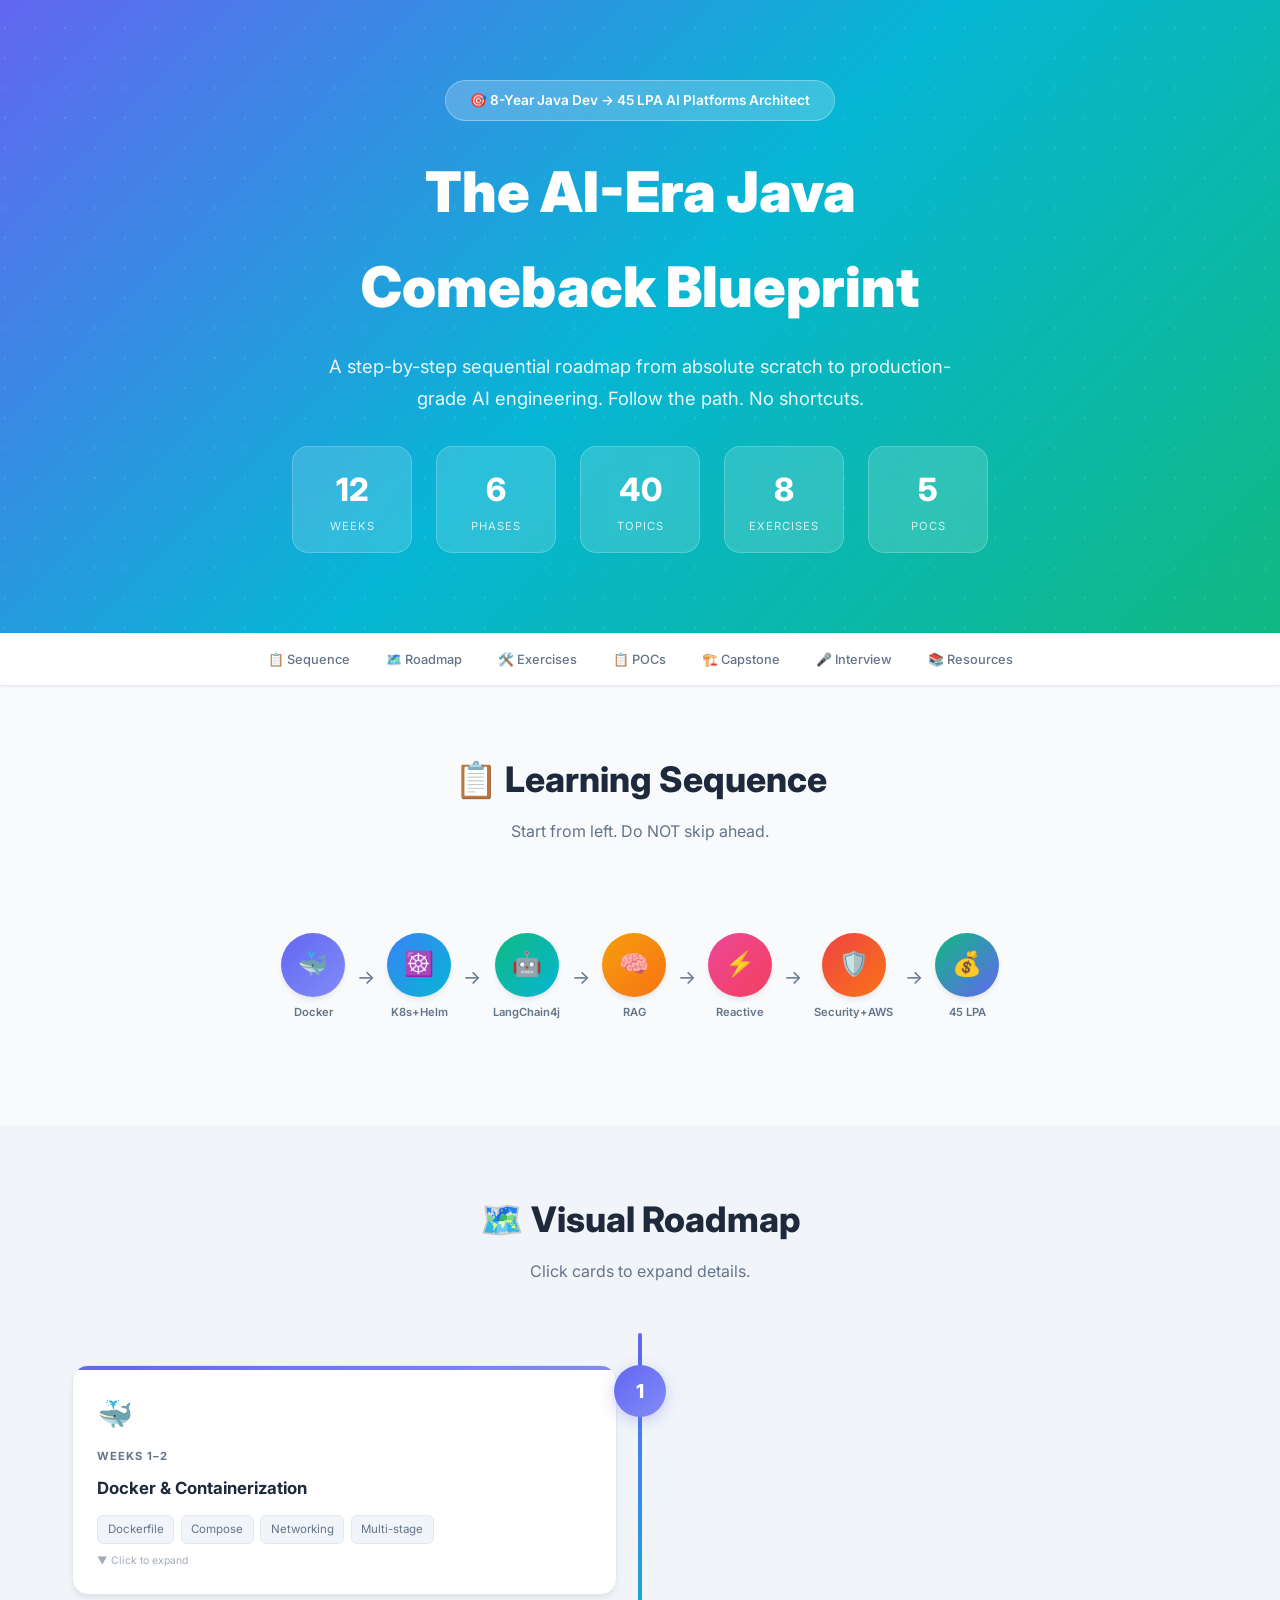
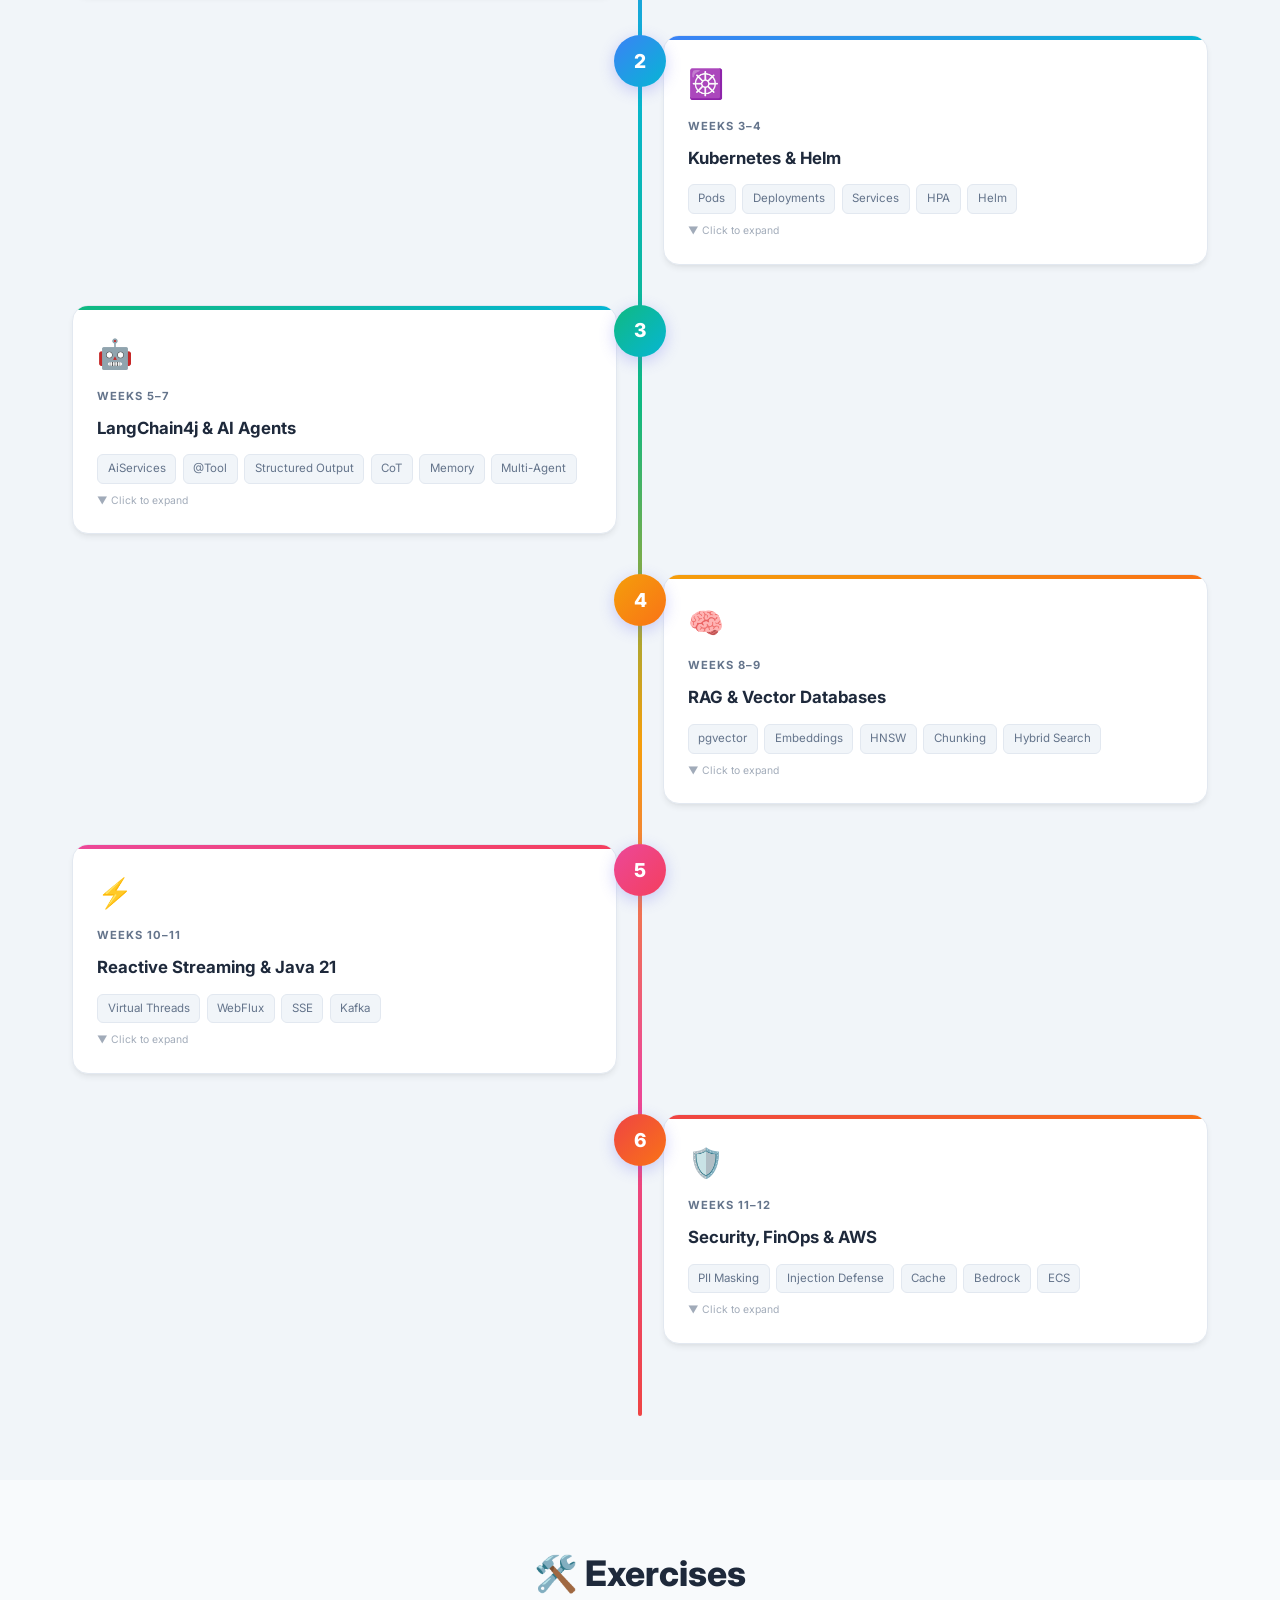
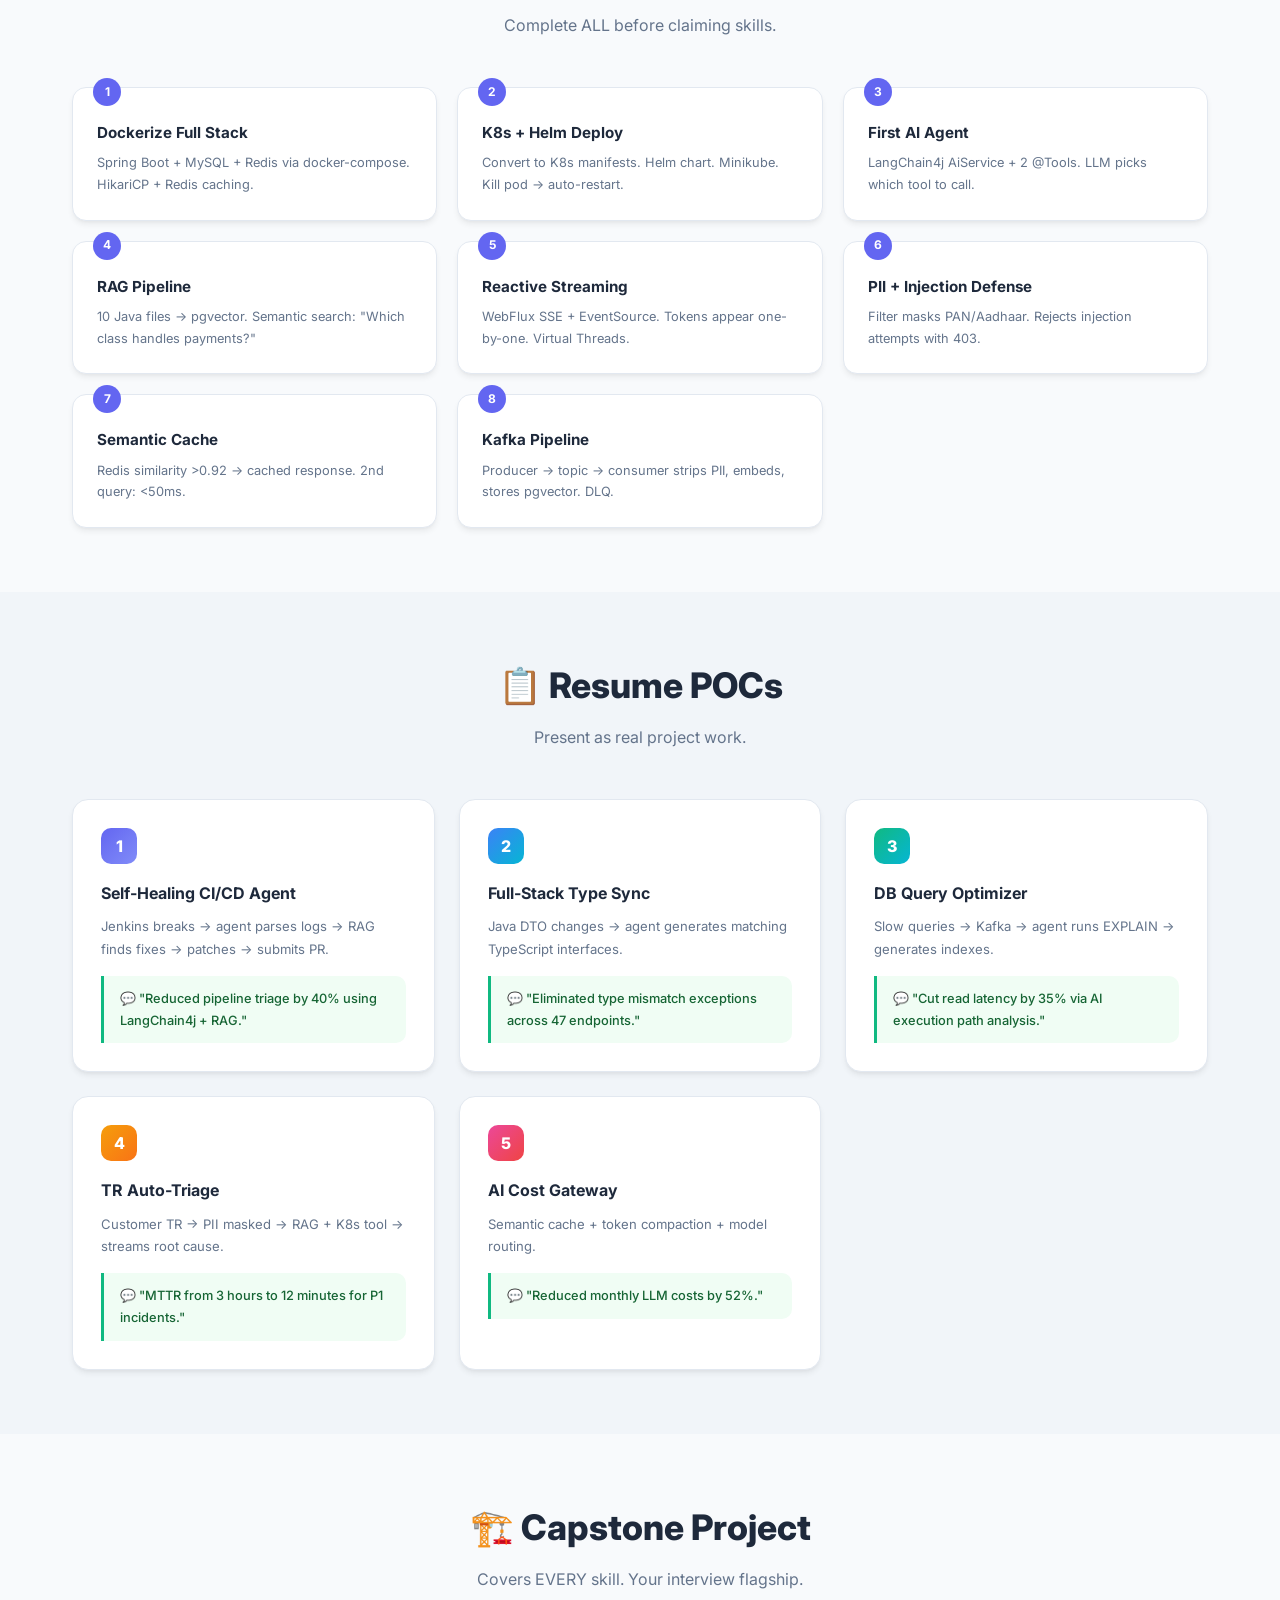
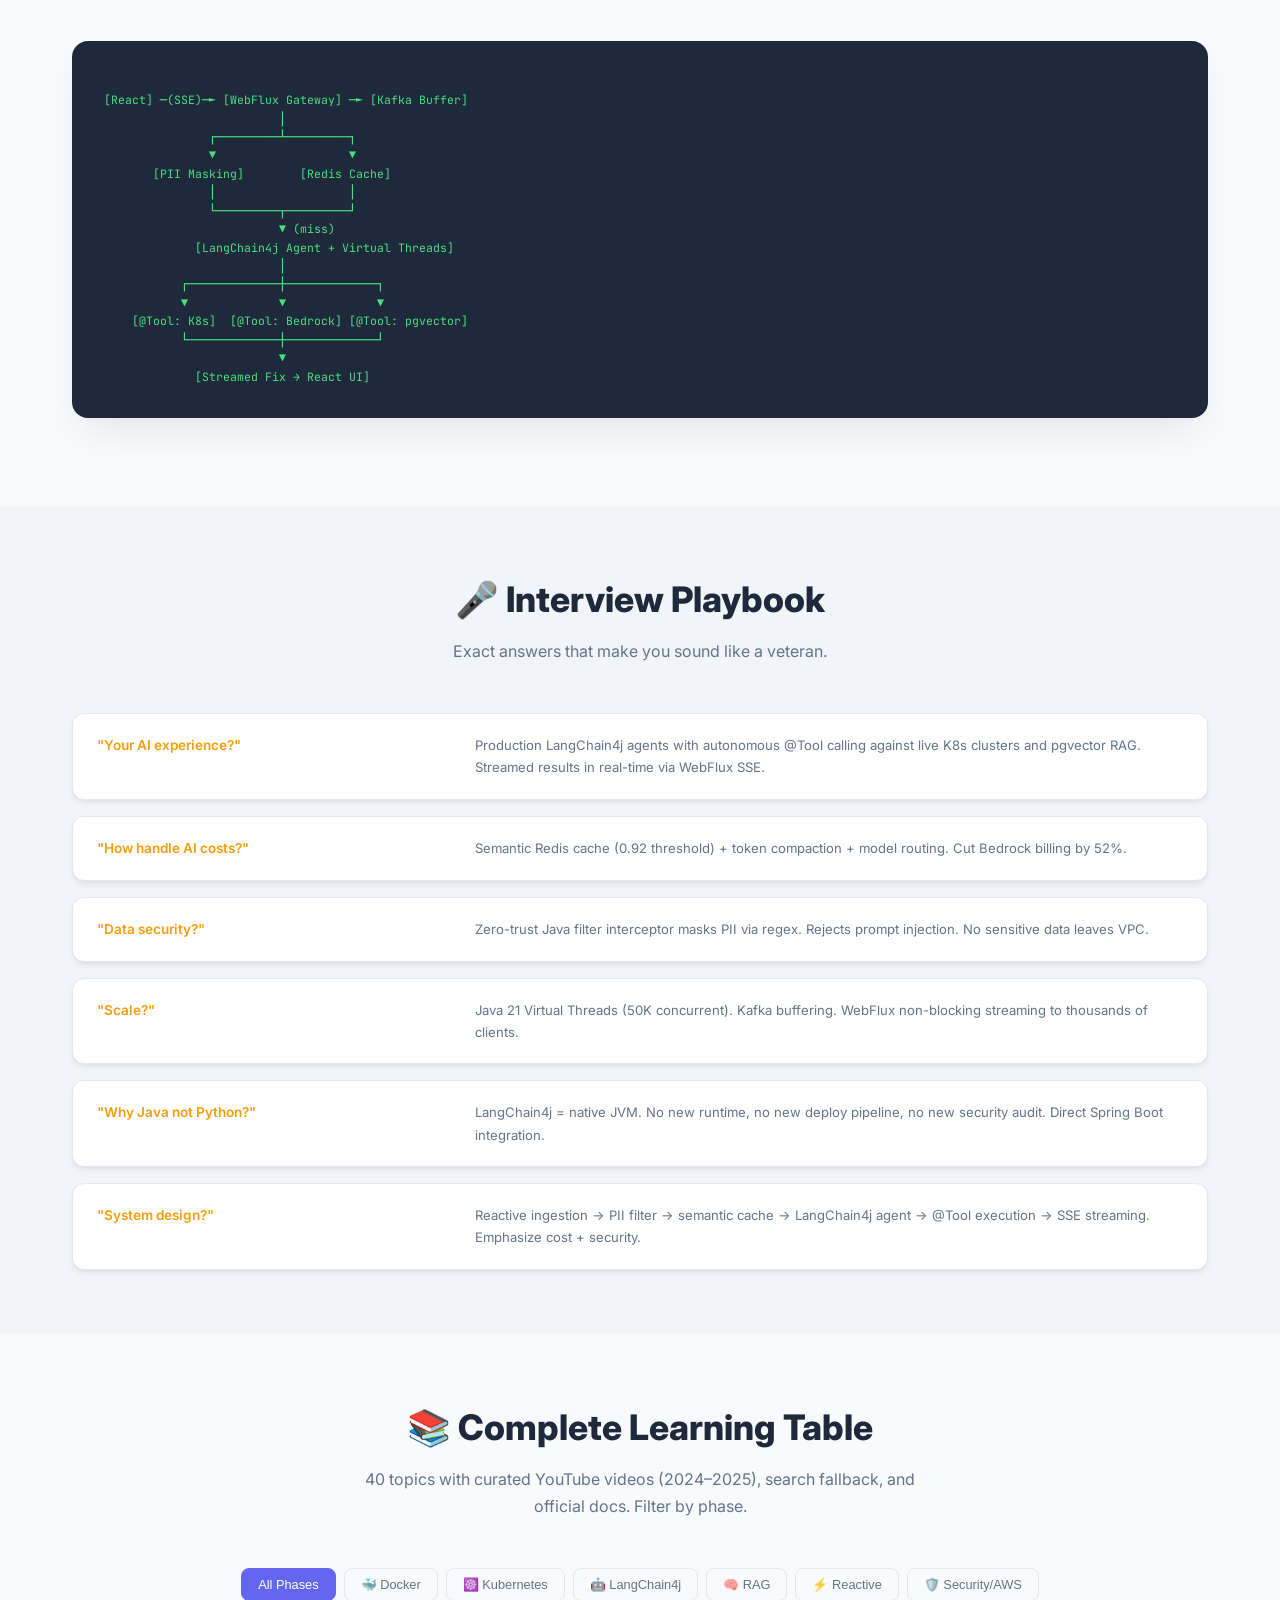
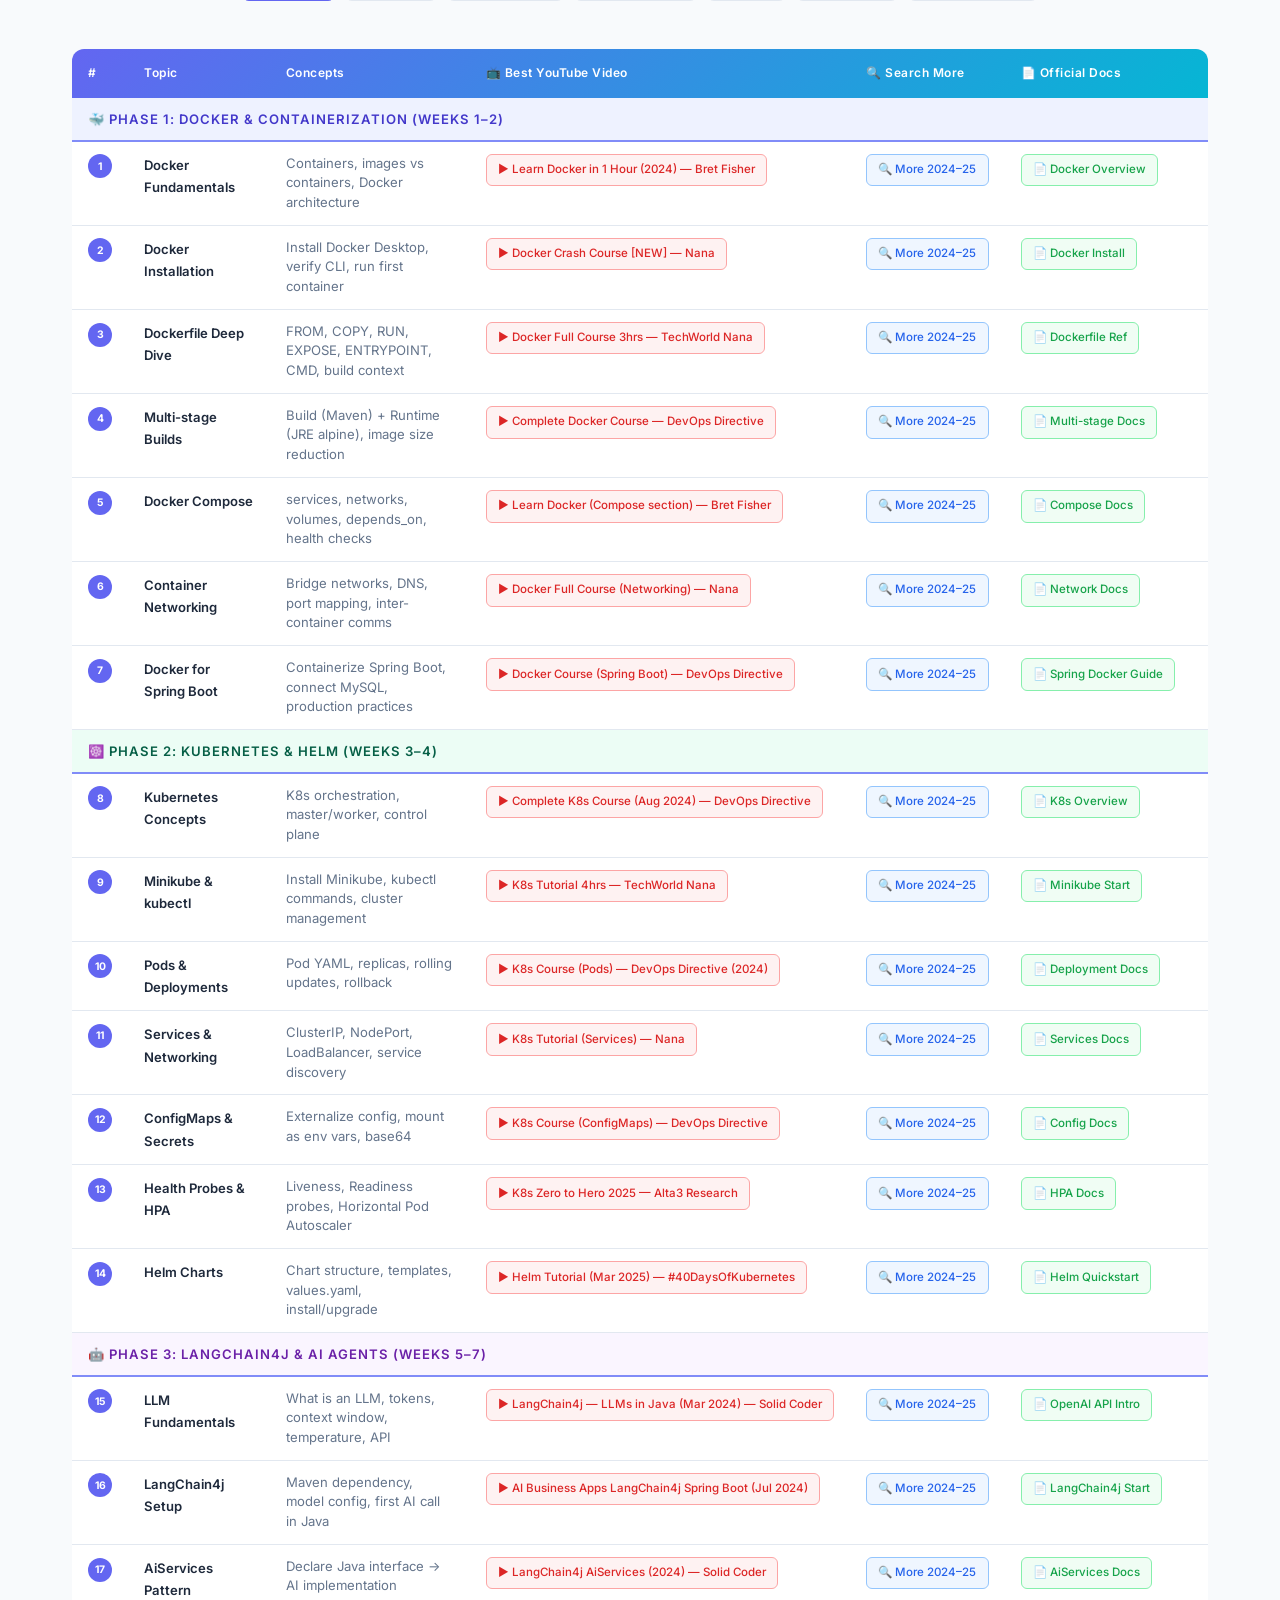
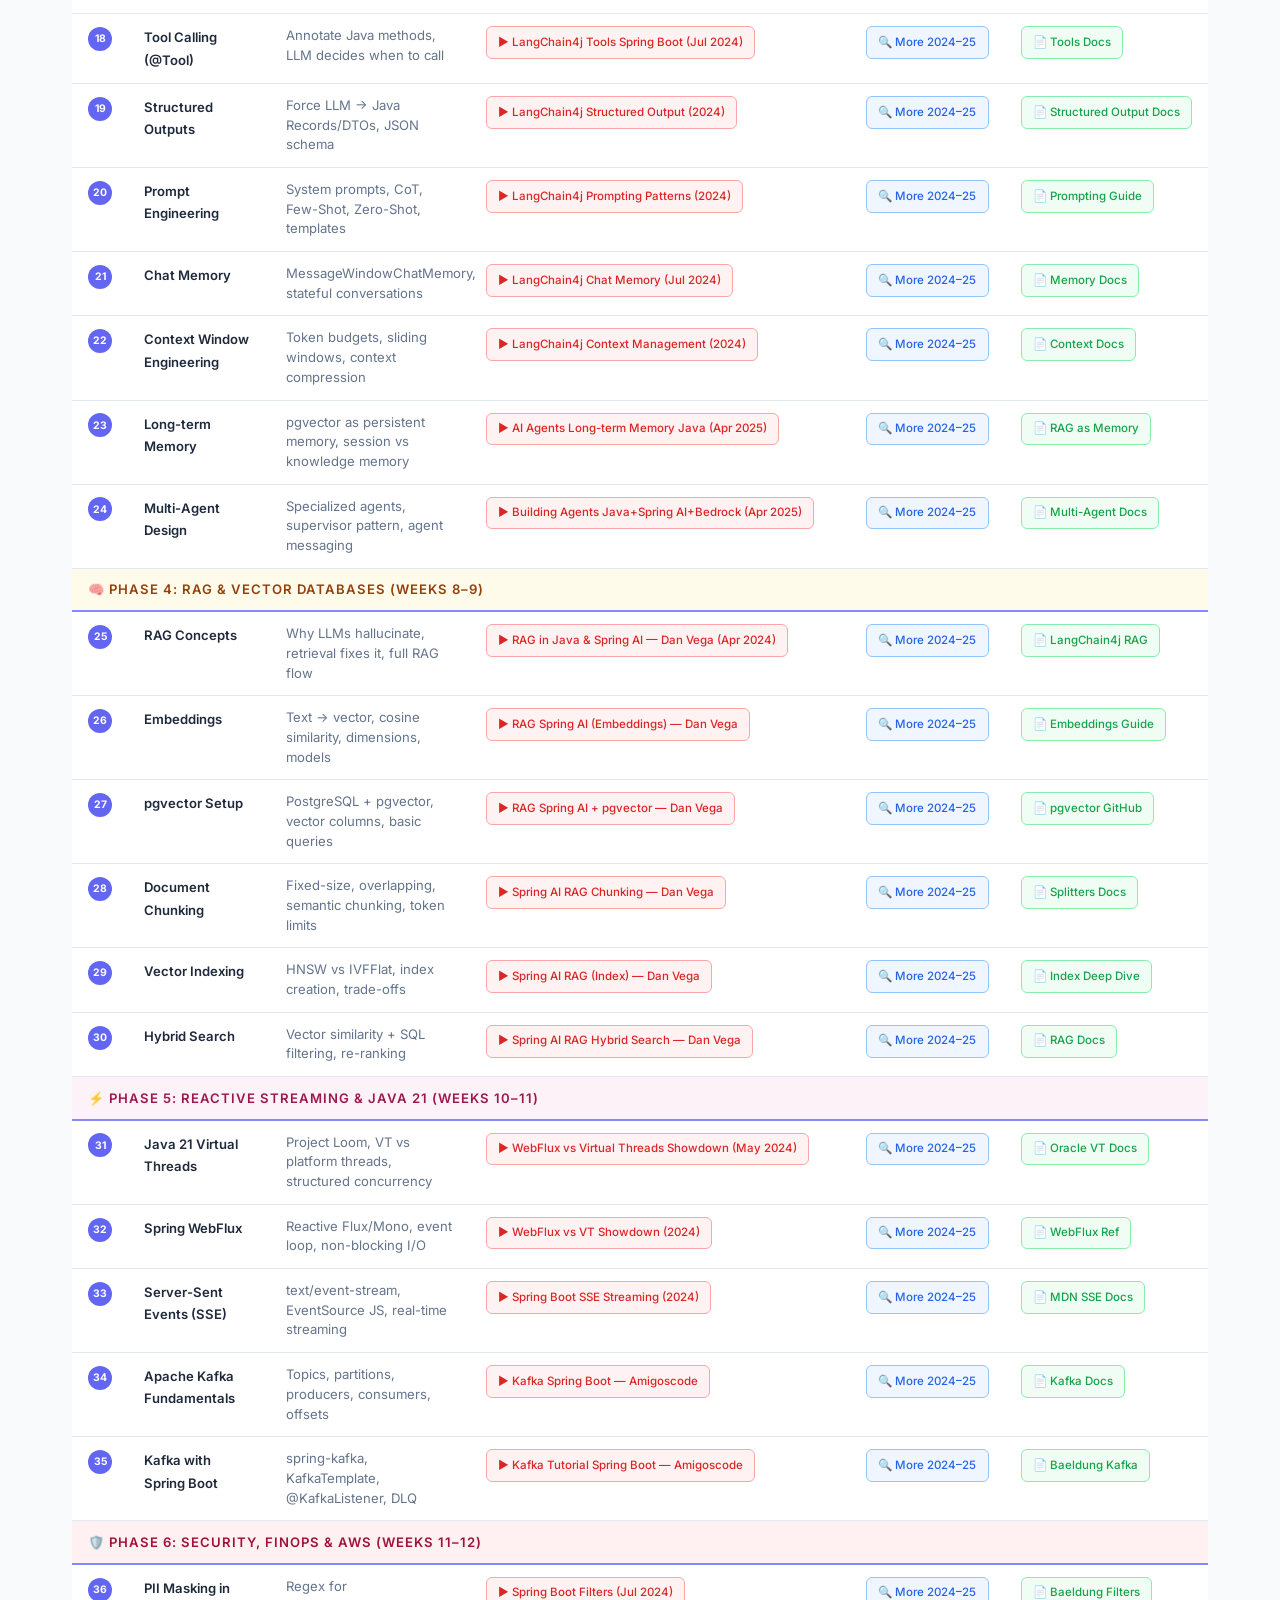
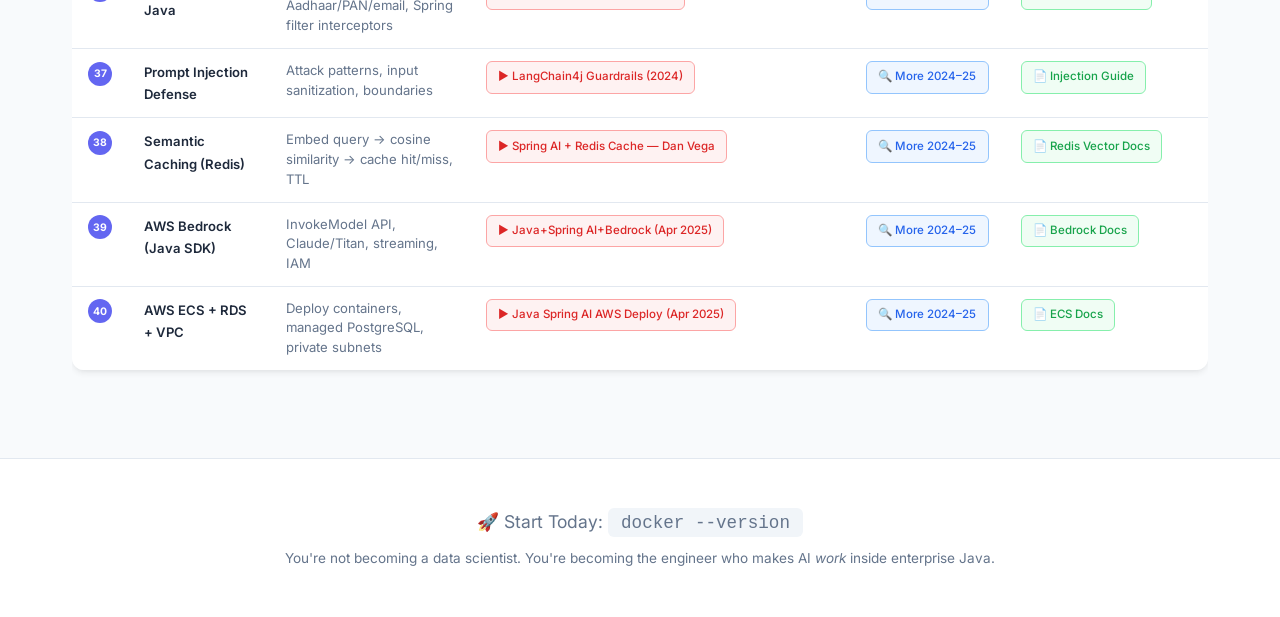
<file: index.html>
<!DOCTYPE html>
<html lang="en">
<head>
<meta charset="UTF-8">
<meta name="viewport" content="width=device-width, initial-scale=1.0">
<title>AI-Era Java Comeback Blueprint | 45 LPA Roadmap</title>
<link rel="icon" href="data:image/svg+xml,%3Csvg xmlns='http://www.w3.org/2000/svg' viewBox='0 0 32 32'%3E%3Crect width='32' height='32' rx='8' fill='%236366f1'/%3E%3Ctext x='16' y='22' text-anchor='middle' font-size='18' font-weight='700' fill='white'%3E⚡%3C/text%3E%3C/svg%3E">
<link rel="stylesheet" href="styles.css">
</head>
<body>
<section class="hero">
<div class="hero-badge">🎯 8-Year Java Dev → 45 LPA AI Platforms Architect</div>
<h1>The AI-Era Java<br>Comeback Blueprint</h1>
<p>A step-by-step sequential roadmap from absolute scratch to production-grade AI engineering. Follow the path. No shortcuts.</p>
<div class="hero-stats">
<div class="stat-box"><div class="num">12</div><div class="label">Weeks</div></div>
<div class="stat-box"><div class="num">6</div><div class="label">Phases</div></div>
<div class="stat-box"><div class="num">40</div><div class="label">Topics</div></div>
<div class="stat-box"><div class="num">8</div><div class="label">Exercises</div></div>
<div class="stat-box"><div class="num">5</div><div class="label">POCs</div></div>
</div>
</section>
<nav><ul>
<li><a href="#sequence">📋 Sequence</a></li>
<li><a href="#roadmap">🗺️ Roadmap</a></li>
<li><a href="#exercises">🛠️ Exercises</a></li>
<li><a href="#pocs">📋 POCs</a></li>
<li><a href="#capstone">🏗️ Capstone</a></li>
<li><a href="#interview">🎤 Interview</a></li>
<li><a href="#resources">📚 Resources</a></li>
</ul></nav>
<section id="sequence"><div class="container">
<div class="section-header"><h2>📋 Learning Sequence</h2><p>Start from left. Do NOT skip ahead.</p></div>
<div class="flow-bar">
<div class="flow-item"><div class="flow-circle" style="background:linear-gradient(135deg,#6366f1,#818cf8);">🐳</div><div class="fl">Docker</div></div><span class="flow-arrow">→</span>
<div class="flow-item"><div class="flow-circle" style="background:linear-gradient(135deg,#3b82f6,#06b6d4);">☸️</div><div class="fl">K8s+Helm</div></div><span class="flow-arrow">→</span>
<div class="flow-item"><div class="flow-circle" style="background:linear-gradient(135deg,#10b981,#06b6d4);">🤖</div><div class="fl">LangChain4j</div></div><span class="flow-arrow">→</span>
<div class="flow-item"><div class="flow-circle" style="background:linear-gradient(135deg,#f59e0b,#f97316);">🧠</div><div class="fl">RAG</div></div><span class="flow-arrow">→</span>
<div class="flow-item"><div class="flow-circle" style="background:linear-gradient(135deg,#ec4899,#f43f5e);">⚡</div><div class="fl">Reactive</div></div><span class="flow-arrow">→</span>
<div class="flow-item"><div class="flow-circle" style="background:linear-gradient(135deg,#ef4444,#f97316);">🛡️</div><div class="fl">Security+AWS</div></div><span class="flow-arrow">→</span>
<div class="flow-item"><div class="flow-circle" style="background:linear-gradient(135deg,#10b981,#6366f1);">💰</div><div class="fl">45 LPA</div></div>
</div></div></section>
<section id="roadmap" class="alt-bg"><div class="container">
<div class="section-header"><h2>🗺️ Visual Roadmap</h2><p>Click cards to expand details.</p></div>
<div class="roadmap">
<div class="rm-node c1"><div class="rm-dot">1</div><div class="rm-card" onclick="this.classList.toggle('open')"><div class="icon">🐳</div><div class="week">Weeks 1–2</div><h3>Docker & Containerization</h3><div class="tags"><span>Dockerfile</span><span>Compose</span><span>Networking</span><span>Multi-stage</span></div><div class="click-hint">▼ Click to expand</div><div class="details"><ul><li>Containers vs VMs — process isolation, not hardware emulation</li><li>Multi-stage Dockerfiles: Maven build → JRE alpine runtime</li><li>Docker Compose: Spring Boot + MySQL + Redis on bridge network</li><li>Container networking, DNS, port mapping</li><li>Health checks, .dockerignore, layer caching</li></ul></div></div></div>
<div class="rm-node c2"><div class="rm-dot">2</div><div class="rm-card" onclick="this.classList.toggle('open')"><div class="icon">☸️</div><div class="week">Weeks 3–4</div><h3>Kubernetes & Helm</h3><div class="tags"><span>Pods</span><span>Deployments</span><span>Services</span><span>HPA</span><span>Helm</span></div><div class="click-hint">▼ Click to expand</div><div class="details"><ul><li>Pods, Deployments, Services, ConfigMaps, Secrets</li><li>Liveness/Readiness probes for Spring Boot</li><li>HPA for AI workload auto-scaling</li><li>Helm Charts: values.yaml templating</li><li>Practice on Minikube</li></ul></div></div></div>
<div class="rm-node c3"><div class="rm-dot">3</div><div class="rm-card" onclick="this.classList.toggle('open')"><div class="icon">🤖</div><div class="week">Weeks 5–7</div><h3>LangChain4j & AI Agents</h3><div class="tags"><span>AiServices</span><span>@Tool</span><span>Structured Output</span><span>CoT</span><span>Memory</span><span>Multi-Agent</span></div><div class="click-hint">▼ Click to expand</div><div class="details"><ul><li>AiServices: interface → AI implementation</li><li>@Tool: LLM calls your Java methods autonomously</li><li>Structured Outputs: LLM → Java Records</li><li>Chain-of-Thought & Few-Shot prompting</li><li>Context window engineering & token budgets</li><li>Long-term memory via pgvector</li><li>Multi-agent orchestration with Spring Beans</li></ul></div></div></div>
<div class="rm-node c4"><div class="rm-dot">4</div><div class="rm-card" onclick="this.classList.toggle('open')"><div class="icon">🧠</div><div class="week">Weeks 8–9</div><h3>RAG & Vector Databases</h3><div class="tags"><span>pgvector</span><span>Embeddings</span><span>HNSW</span><span>Chunking</span><span>Hybrid Search</span></div><div class="click-hint">▼ Click to expand</div><div class="details"><ul><li>pgvector: store embeddings in PostgreSQL</li><li>Document ingestion → chunking → embedding</li><li>HNSW vs IVFFlat index strategies</li><li>Semantic + hybrid search</li><li>Local vs cloud embedding models</li></ul></div></div></div>
<div class="rm-node c5"><div class="rm-dot">5</div><div class="rm-card" onclick="this.classList.toggle('open')"><div class="icon">⚡</div><div class="week">Weeks 10–11</div><h3>Reactive Streaming & Java 21</h3><div class="tags"><span>Virtual Threads</span><span>WebFlux</span><span>SSE</span><span>Kafka</span></div><div class="click-hint">▼ Click to expand</div><div class="details"><ul><li>Virtual Threads: 50K concurrent LLM calls</li><li>Spring WebFlux: Flux/Mono non-blocking</li><li>SSE: ChatGPT-style token streaming</li><li>Kafka: event buffering + DLQ</li><li>Backpressure handling</li></ul></div></div></div>
<div class="rm-node c6"><div class="rm-dot">6</div><div class="rm-card" onclick="this.classList.toggle('open')"><div class="icon">🛡️</div><div class="week">Weeks 11–12</div><h3>Security, FinOps & AWS</h3><div class="tags"><span>PII Masking</span><span>Injection Defense</span><span>Cache</span><span>Bedrock</span><span>ECS</span></div><div class="click-hint">▼ Click to expand</div><div class="details"><ul><li>PII masking interceptors (Aadhaar/PAN)</li><li>Prompt injection defense</li><li>Semantic caching via Redis (save 50%)</li><li>AWS Bedrock + ECS + RDS + VPC</li><li>Token compaction algorithms</li></ul></div></div></div>
</div></div></section>
<section id="exercises"><div class="container">
<div class="section-header"><h2>🛠️ Exercises</h2><p>Complete ALL before claiming skills.</p></div>
<div class="ex-grid">
<div class="ex-card"><div class="ex-num">1</div><h4>Dockerize Full Stack</h4><p>Spring Boot + MySQL + Redis via docker-compose. HikariCP + Redis caching.</p></div>
<div class="ex-card"><div class="ex-num">2</div><h4>K8s + Helm Deploy</h4><p>Convert to K8s manifests. Helm chart. Minikube. Kill pod → auto-restart.</p></div>
<div class="ex-card"><div class="ex-num">3</div><h4>First AI Agent</h4><p>LangChain4j AiService + 2 @Tools. LLM picks which tool to call.</p></div>
<div class="ex-card"><div class="ex-num">4</div><h4>RAG Pipeline</h4><p>10 Java files → pgvector. Semantic search: "Which class handles payments?"</p></div>
<div class="ex-card"><div class="ex-num">5</div><h4>Reactive Streaming</h4><p>WebFlux SSE + EventSource. Tokens appear one-by-one. Virtual Threads.</p></div>
<div class="ex-card"><div class="ex-num">6</div><h4>PII + Injection Defense</h4><p>Filter masks PAN/Aadhaar. Rejects injection attempts with 403.</p></div>
<div class="ex-card"><div class="ex-num">7</div><h4>Semantic Cache</h4><p>Redis similarity >0.92 → cached response. 2nd query: <50ms.</p></div>
<div class="ex-card"><div class="ex-num">8</div><h4>Kafka Pipeline</h4><p>Producer → topic → consumer strips PII, embeds, stores pgvector. DLQ.</p></div>
</div></div></section>
<section id="pocs" class="alt-bg"><div class="container">
<div class="section-header"><h2>📋 Resume POCs</h2><p>Present as real project work.</p></div>
<div class="poc-grid">
<div class="poc-card"><div class="poc-badge" style="background:linear-gradient(135deg,#6366f1,#818cf8);">1</div><h3>Self-Healing CI/CD Agent</h3><p class="desc">Jenkins breaks → agent parses logs → RAG finds fixes → patches → submits PR.</p><div class="punch">💬 "Reduced pipeline triage by 40% using LangChain4j + RAG."</div></div>
<div class="poc-card"><div class="poc-badge" style="background:linear-gradient(135deg,#3b82f6,#06b6d4);">2</div><h3>Full-Stack Type Sync</h3><p class="desc">Java DTO changes → agent generates matching TypeScript interfaces.</p><div class="punch">💬 "Eliminated type mismatch exceptions across 47 endpoints."</div></div>
<div class="poc-card"><div class="poc-badge" style="background:linear-gradient(135deg,#10b981,#06b6d4);">3</div><h3>DB Query Optimizer</h3><p class="desc">Slow queries → Kafka → agent runs EXPLAIN → generates indexes.</p><div class="punch">💬 "Cut read latency by 35% via AI execution path analysis."</div></div>
<div class="poc-card"><div class="poc-badge" style="background:linear-gradient(135deg,#f59e0b,#f97316);">4</div><h3>TR Auto-Triage</h3><p class="desc">Customer TR → PII masked → RAG + K8s tool → streams root cause.</p><div class="punch">💬 "MTTR from 3 hours to 12 minutes for P1 incidents."</div></div>
<div class="poc-card"><div class="poc-badge" style="background:linear-gradient(135deg,#ec4899,#ef4444);">5</div><h3>AI Cost Gateway</h3><p class="desc">Semantic cache + token compaction + model routing.</p><div class="punch">💬 "Reduced monthly LLM costs by 52%."</div></div>
</div></div></section>
<section id="capstone"><div class="container">
<div class="section-header"><h2>🏗️ Capstone Project</h2><p>Covers EVERY skill. Your interview flagship.</p></div>
<div class="arch-box">
[React] ─(SSE)─► [WebFlux Gateway] ─► [Kafka Buffer]
                         │
               ┌─────────┴─────────┐
               ▼                   ▼
       [PII Masking]        [Redis Cache]
               │                   │
               └─────────┬─────────┘
                         ▼ (miss)
             [LangChain4j Agent + Virtual Threads]
                         │
           ┌─────────────┼─────────────┐
           ▼             ▼             ▼
    [@Tool: K8s]  [@Tool: Bedrock] [@Tool: pgvector]
           └─────────────┼─────────────┘
                         ▼
             [Streamed Fix → React UI]</div>
</div></section>
<section id="interview" class="alt-bg"><div class="container">
<div class="section-header"><h2>🎤 Interview Playbook</h2><p>Exact answers that make you sound like a veteran.</p></div>
<div class="int-grid">
<div class="int-item"><div class="q">"Your AI experience?"</div><div class="a">Production LangChain4j agents with autonomous @Tool calling against live K8s clusters and pgvector RAG. Streamed results in real-time via WebFlux SSE.</div></div>
<div class="int-item"><div class="q">"How handle AI costs?"</div><div class="a">Semantic Redis cache (0.92 threshold) + token compaction + model routing. Cut Bedrock billing by 52%.</div></div>
<div class="int-item"><div class="q">"Data security?"</div><div class="a">Zero-trust Java filter interceptor masks PII via regex. Rejects prompt injection. No sensitive data leaves VPC.</div></div>
<div class="int-item"><div class="q">"Scale?"</div><div class="a">Java 21 Virtual Threads (50K concurrent). Kafka buffering. WebFlux non-blocking streaming to thousands of clients.</div></div>
<div class="int-item"><div class="q">"Why Java not Python?"</div><div class="a">LangChain4j = native JVM. No new runtime, no new deploy pipeline, no new security audit. Direct Spring Boot integration.</div></div>
<div class="int-item"><div class="q">"System design?"</div><div class="a">Reactive ingestion → PII filter → semantic cache → LangChain4j agent → @Tool execution → SSE streaming. Emphasize cost + security.</div></div>
</div></div></section>
<section id="resources"><div class="container">
<div class="section-header"><h2>📚 Complete Learning Table</h2><p>40 topics with curated YouTube videos (2024–2025), search fallback, and official docs. Filter by phase.</p></div>
<div class="filter-row" id="filters">
<button class="filter-btn active" data-phase="all">All Phases</button>
<button class="filter-btn" data-phase="1">🐳 Docker</button>
<button class="filter-btn" data-phase="2">☸️ Kubernetes</button>
<button class="filter-btn" data-phase="3">🤖 LangChain4j</button>
<button class="filter-btn" data-phase="4">🧠 RAG</button>
<button class="filter-btn" data-phase="5">⚡ Reactive</button>
<button class="filter-btn" data-phase="6">🛡️ Security/AWS</button>
</div>
<div style="overflow-x:auto;"><table class="learn-table"><thead><tr><th>#</th><th>Topic</th><th>Concepts</th><th>📺 Best YouTube Video</th><th>🔍 Search More</th><th>📄 Official Docs</th></tr></thead><tbody id="tbody"></tbody></table></div>
</div></section>
<footer>
<p style="font-size:1.1rem;margin-bottom:.5rem;">🚀 Start Today: <code style="background:#f1f5f9;padding:.3rem .8rem;border-radius:6px;">docker --version</code></p>
<p>You're not becoming a data scientist. You're becoming the engineer who makes AI <em>work</em> inside enterprise Java.</p>
</footer>
<script>
const phases=[
{id:1,label:"🐳 Phase 1: Docker & Containerization (Weeks 1–2)",cls:"phase-1"},
{id:2,label:"☸️ Phase 2: Kubernetes & Helm (Weeks 3–4)",cls:"phase-2"},
{id:3,label:"🤖 Phase 3: LangChain4j & AI Agents (Weeks 5–7)",cls:"phase-3"},
{id:4,label:"🧠 Phase 4: RAG & Vector Databases (Weeks 8–9)",cls:"phase-4"},
{id:5,label:"⚡ Phase 5: Reactive Streaming & Java 21 (Weeks 10–11)",cls:"phase-5"},
{id:6,label:"🛡️ Phase 6: Security, FinOps & AWS (Weeks 11–12)",cls:"phase-6"}];
const rows=[
{n:1,p:1,topic:"Docker Fundamentals",concepts:"Containers, images vs containers, Docker architecture",yt:"https://www.youtube.com/watch?v=GFgJkfScVNU",ytL:"Learn Docker in 1 Hour (2024) — Bret Fisher",sq:"docker tutorial for beginners 2024 2025 full course",doc:"https://docs.docker.com/get-started/overview/",docL:"Docker Overview"},
{n:2,p:1,topic:"Docker Installation",concepts:"Install Docker Desktop, verify CLI, run first container",yt:"https://www.youtube.com/watch?v=pg19Z8LL06w",ytL:"Docker Crash Course [NEW] — Nana",sq:"install docker desktop 2025 step by step",doc:"https://docs.docker.com/get-docker/",docL:"Docker Install"},
{n:3,p:1,topic:"Dockerfile Deep Dive",concepts:"FROM, COPY, RUN, EXPOSE, ENTRYPOINT, CMD, build context",yt:"https://www.youtube.com/watch?v=3c-iBn73dDE",ytL:"Docker Full Course 3hrs — TechWorld Nana",sq:"dockerfile tutorial 2024 2025 best practices",doc:"https://docs.docker.com/reference/dockerfile/",docL:"Dockerfile Ref"},
{n:4,p:1,topic:"Multi-stage Builds",concepts:"Build (Maven) + Runtime (JRE alpine), image size reduction",yt:"https://www.youtube.com/watch?v=RqTEHSBrYFw",ytL:"Complete Docker Course — DevOps Directive",sq:"docker multi stage build java spring boot 2024",doc:"https://docs.docker.com/build/building/multi-stage/",docL:"Multi-stage Docs"},
{n:5,p:1,topic:"Docker Compose",concepts:"services, networks, volumes, depends_on, health checks",yt:"https://www.youtube.com/watch?v=GFgJkfScVNU",ytL:"Learn Docker (Compose section) — Bret Fisher",sq:"docker compose tutorial 2025 beginners",doc:"https://docs.docker.com/compose/",docL:"Compose Docs"},
{n:6,p:1,topic:"Container Networking",concepts:"Bridge networks, DNS, port mapping, inter-container comms",yt:"https://www.youtube.com/watch?v=3c-iBn73dDE",ytL:"Docker Full Course (Networking) — Nana",sq:"docker networking bridge 2024 2025",doc:"https://docs.docker.com/network/",docL:"Network Docs"},
{n:7,p:1,topic:"Docker for Spring Boot",concepts:"Containerize Spring Boot, connect MySQL, production practices",yt:"https://www.youtube.com/watch?v=RqTEHSBrYFw",ytL:"Docker Course (Spring Boot) — DevOps Directive",sq:"dockerize spring boot mysql 2025",doc:"https://spring.io/guides/topicals/spring-boot-docker",docL:"Spring Docker Guide"},
{n:8,p:2,topic:"Kubernetes Concepts",concepts:"K8s orchestration, master/worker, control plane",yt:"https://www.youtube.com/watch?v=2T86xAtR6Fo",ytL:"Complete K8s Course (Aug 2024) — DevOps Directive",sq:"kubernetes tutorial beginners 2024 2025",doc:"https://kubernetes.io/docs/concepts/overview/",docL:"K8s Overview"},
{n:9,p:2,topic:"Minikube & kubectl",concepts:"Install Minikube, kubectl commands, cluster management",yt:"https://www.youtube.com/watch?v=X48VuDVv0do",ytL:"K8s Tutorial 4hrs — TechWorld Nana",sq:"minikube kubectl setup 2025",doc:"https://minikube.sigs.k8s.io/docs/start/",docL:"Minikube Start"},
{n:10,p:2,topic:"Pods & Deployments",concepts:"Pod YAML, replicas, rolling updates, rollback",yt:"https://www.youtube.com/watch?v=2T86xAtR6Fo",ytL:"K8s Course (Pods) — DevOps Directive (2024)",sq:"kubernetes pods deployments 2024 2025",doc:"https://kubernetes.io/docs/concepts/workloads/controllers/deployment/",docL:"Deployment Docs"},
{n:11,p:2,topic:"Services & Networking",concepts:"ClusterIP, NodePort, LoadBalancer, service discovery",yt:"https://www.youtube.com/watch?v=X48VuDVv0do",ytL:"K8s Tutorial (Services) — Nana",sq:"kubernetes services networking 2024",doc:"https://kubernetes.io/docs/concepts/services-networking/service/",docL:"Services Docs"},
{n:12,p:2,topic:"ConfigMaps & Secrets",concepts:"Externalize config, mount as env vars, base64",yt:"https://www.youtube.com/watch?v=2T86xAtR6Fo",ytL:"K8s Course (ConfigMaps) — DevOps Directive",sq:"kubernetes configmap secrets 2024 2025",doc:"https://kubernetes.io/docs/concepts/configuration/",docL:"Config Docs"},
{n:13,p:2,topic:"Health Probes & HPA",concepts:"Liveness, Readiness probes, Horizontal Pod Autoscaler",yt:"https://www.youtube.com/watch?v=MTHGoGUFpvE",ytL:"K8s Zero to Hero 2025 — Alta3 Research",sq:"kubernetes probes hpa autoscaling 2024 2025",doc:"https://kubernetes.io/docs/tasks/run-application/horizontal-pod-autoscale/",docL:"HPA Docs"},
{n:14,p:2,topic:"Helm Charts",concepts:"Chart structure, templates, values.yaml, install/upgrade",yt:"https://www.youtube.com/watch?v=k4vhgeTAOn0",ytL:"Helm Tutorial (Mar 2025) — #40DaysOfKubernetes",sq:"helm chart tutorial 2024 2025",doc:"https://helm.sh/docs/intro/quickstart/",docL:"Helm Quickstart"},
{n:15,p:3,topic:"LLM Fundamentals",concepts:"What is an LLM, tokens, context window, temperature, API",yt:"https://www.youtube.com/watch?v=x8kkjmCZTaw",ytL:"LangChain4j — LLMs in Java (Mar 2024) — Solid Coder",sq:"what is LLM explained 2025",doc:"https://platform.openai.com/docs/introduction",docL:"OpenAI API Intro"},
{n:16,p:3,topic:"LangChain4j Setup",concepts:"Maven dependency, model config, first AI call in Java",yt:"https://www.youtube.com/watch?v=PeHY-Lj2_Ng",ytL:"AI Business Apps LangChain4j Spring Boot (Jul 2024)",sq:"langchain4j spring boot 2024 2025",doc:"https://docs.langchain4j.dev/get-started",docL:"LangChain4j Start"},
{n:17,p:3,topic:"AiServices Pattern",concepts:"Declare Java interface → AI implementation",yt:"https://www.youtube.com/watch?v=x8kkjmCZTaw",ytL:"LangChain4j AiServices (2024) — Solid Coder",sq:"langchain4j aiservices java 2024 2025",doc:"https://docs.langchain4j.dev/tutorials/ai-services",docL:"AiServices Docs"},
{n:18,p:3,topic:"Tool Calling (@Tool)",concepts:"Annotate Java methods, LLM decides when to call",yt:"https://www.youtube.com/watch?v=PeHY-Lj2_Ng",ytL:"LangChain4j Tools Spring Boot (Jul 2024)",sq:"langchain4j tool calling java 2024 2025",doc:"https://docs.langchain4j.dev/tutorials/tools",docL:"Tools Docs"},
{n:19,p:3,topic:"Structured Outputs",concepts:"Force LLM → Java Records/DTOs, JSON schema",yt:"https://www.youtube.com/watch?v=x8kkjmCZTaw",ytL:"LangChain4j Structured Output (2024)",sq:"langchain4j structured output java 2024 2025",doc:"https://docs.langchain4j.dev/tutorials/structured-outputs",docL:"Structured Output Docs"},
{n:20,p:3,topic:"Prompt Engineering",concepts:"System prompts, CoT, Few-Shot, Zero-Shot, templates",yt:"https://www.youtube.com/watch?v=x8kkjmCZTaw",ytL:"LangChain4j Prompting Patterns (2024)",sq:"prompt engineering 2025 chain of thought",doc:"https://www.promptingguide.ai/",docL:"Prompting Guide"},
{n:21,p:3,topic:"Chat Memory",concepts:"MessageWindowChatMemory, stateful conversations",yt:"https://www.youtube.com/watch?v=PeHY-Lj2_Ng",ytL:"LangChain4j Chat Memory (Jul 2024)",sq:"langchain4j chat memory 2024 2025",doc:"https://docs.langchain4j.dev/tutorials/chat-memory",docL:"Memory Docs"},
{n:22,p:3,topic:"Context Window Engineering",concepts:"Token budgets, sliding windows, context compression",yt:"https://www.youtube.com/watch?v=PeHY-Lj2_Ng",ytL:"LangChain4j Context Management (2024)",sq:"LLM context window management 2024 2025",doc:"https://docs.langchain4j.dev/tutorials/chat-memory",docL:"Context Docs"},
{n:23,p:3,topic:"Long-term Memory",concepts:"pgvector as persistent memory, session vs knowledge memory",yt:"https://www.youtube.com/watch?v=Y291afdLroQ",ytL:"AI Agents Long-term Memory Java (Apr 2025)",sq:"AI agent long term memory vector 2024 2025",doc:"https://docs.langchain4j.dev/tutorials/rag",docL:"RAG as Memory"},
{n:24,p:3,topic:"Multi-Agent Design",concepts:"Specialized agents, supervisor pattern, agent messaging",yt:"https://www.youtube.com/watch?v=Y291afdLroQ",ytL:"Building Agents Java+Spring AI+Bedrock (Apr 2025)",sq:"multi agent AI java 2024 2025",doc:"https://docs.langchain4j.dev/tutorials/ai-services",docL:"Multi-Agent Docs"},
{n:25,p:4,topic:"RAG Concepts",concepts:"Why LLMs hallucinate, retrieval fixes it, full RAG flow",yt:"https://www.youtube.com/watch?v=4-rG2qsTrAs",ytL:"RAG in Java & Spring AI — Dan Vega (Apr 2024)",sq:"RAG explained 2025 java",doc:"https://docs.langchain4j.dev/tutorials/rag",docL:"LangChain4j RAG"},
{n:26,p:4,topic:"Embeddings",concepts:"Text → vector, cosine similarity, dimensions, models",yt:"https://www.youtube.com/watch?v=4-rG2qsTrAs",ytL:"RAG Spring AI (Embeddings) — Dan Vega",sq:"embeddings vector explained 2024 2025",doc:"https://platform.openai.com/docs/guides/embeddings",docL:"Embeddings Guide"},
{n:27,p:4,topic:"pgvector Setup",concepts:"PostgreSQL + pgvector, vector columns, basic queries",yt:"https://www.youtube.com/watch?v=4-rG2qsTrAs",ytL:"RAG Spring AI + pgvector — Dan Vega",sq:"pgvector postgresql tutorial 2024 2025",doc:"https://github.com/pgvector/pgvector",docL:"pgvector GitHub"},
{n:28,p:4,topic:"Document Chunking",concepts:"Fixed-size, overlapping, semantic chunking, token limits",yt:"https://www.youtube.com/watch?v=4-rG2qsTrAs",ytL:"Spring AI RAG Chunking — Dan Vega",sq:"document chunking RAG 2024 2025",doc:"https://docs.langchain4j.dev/tutorials/rag#document-splitters",docL:"Splitters Docs"},
{n:29,p:4,topic:"Vector Indexing",concepts:"HNSW vs IVFFlat, index creation, trade-offs",yt:"https://www.youtube.com/watch?v=4-rG2qsTrAs",ytL:"Spring AI RAG (Index) — Dan Vega",sq:"HNSW IVFFlat pgvector 2024 2025",doc:"https://www.timescale.com/blog/nearest-neighbor-indexes-what-are-ivfflat-indexes-in-pgvector-and-how-do-they-work/",docL:"Index Deep Dive"},
{n:30,p:4,topic:"Hybrid Search",concepts:"Vector similarity + SQL filtering, re-ranking",yt:"https://www.youtube.com/watch?v=4-rG2qsTrAs",ytL:"Spring AI RAG Hybrid Search — Dan Vega",sq:"hybrid search vector RAG 2024 2025",doc:"https://docs.langchain4j.dev/tutorials/rag",docL:"RAG Docs"},
{n:31,p:5,topic:"Java 21 Virtual Threads",concepts:"Project Loom, VT vs platform threads, structured concurrency",yt:"https://www.youtube.com/watch?v=N3mKRszRRC4",ytL:"WebFlux vs Virtual Threads Showdown (May 2024)",sq:"java 21 virtual threads 2024 2025",doc:"https://docs.oracle.com/en/java/javase/21/core/virtual-threads.html",docL:"Oracle VT Docs"},
{n:32,p:5,topic:"Spring WebFlux",concepts:"Reactive Flux/Mono, event loop, non-blocking I/O",yt:"https://www.youtube.com/watch?v=N3mKRszRRC4",ytL:"WebFlux vs VT Showdown (2024)",sq:"spring webflux tutorial 2024 2025",doc:"https://docs.spring.io/spring-framework/reference/web/webflux.html",docL:"WebFlux Ref"},
{n:33,p:5,topic:"Server-Sent Events (SSE)",concepts:"text/event-stream, EventSource JS, real-time streaming",yt:"https://www.youtube.com/watch?v=N3mKRszRRC4",ytL:"Spring Boot SSE Streaming (2024)",sq:"SSE spring boot streaming 2024 2025",doc:"https://developer.mozilla.org/en-US/docs/Web/API/Server-sent_events",docL:"MDN SSE Docs"},
{n:34,p:5,topic:"Apache Kafka Fundamentals",concepts:"Topics, partitions, producers, consumers, offsets",yt:"https://www.youtube.com/watch?v=SqVfCyfCJqw",ytL:"Kafka Spring Boot — Amigoscode",sq:"kafka tutorial beginners 2024 2025",doc:"https://kafka.apache.org/documentation/",docL:"Kafka Docs"},
{n:35,p:5,topic:"Kafka with Spring Boot",concepts:"spring-kafka, KafkaTemplate, @KafkaListener, DLQ",yt:"https://www.youtube.com/watch?v=SqVfCyfCJqw",ytL:"Kafka Tutorial Spring Boot — Amigoscode",sq:"spring boot kafka 2024 2025",doc:"https://www.baeldung.com/spring-kafka",docL:"Baeldung Kafka"},
{n:36,p:6,topic:"PII Masking in Java",concepts:"Regex for Aadhaar/PAN/email, Spring filter interceptors",yt:"https://www.youtube.com/watch?v=PeHY-Lj2_Ng",ytL:"Spring Boot Filters (Jul 2024)",sq:"spring boot filter interceptor 2024 2025",doc:"https://www.baeldung.com/spring-boot-add-filter",docL:"Baeldung Filters"},
{n:37,p:6,topic:"Prompt Injection Defense",concepts:"Attack patterns, input sanitization, boundaries",yt:"https://www.youtube.com/watch?v=x8kkjmCZTaw",ytL:"LangChain4j Guardrails (2024)",sq:"prompt injection defense 2024 2025",doc:"https://simonwillison.net/2022/Sep/12/prompt-injection/",docL:"Injection Guide"},
{n:38,p:6,topic:"Semantic Caching (Redis)",concepts:"Embed query → cosine similarity → cache hit/miss, TTL",yt:"https://www.youtube.com/watch?v=4-rG2qsTrAs",ytL:"Spring AI + Redis Cache — Dan Vega",sq:"redis vector semantic cache 2024 2025",doc:"https://redis.io/docs/latest/develop/get-started/vector-database/",docL:"Redis Vector Docs"},
{n:39,p:6,topic:"AWS Bedrock (Java SDK)",concepts:"InvokeModel API, Claude/Titan, streaming, IAM",yt:"https://www.youtube.com/watch?v=Y291afdLroQ",ytL:"Java+Spring AI+Bedrock (Apr 2025)",sq:"aws bedrock java 2024 2025",doc:"https://docs.aws.amazon.com/bedrock/latest/userguide/getting-started.html",docL:"Bedrock Docs"},
{n:40,p:6,topic:"AWS ECS + RDS + VPC",concepts:"Deploy containers, managed PostgreSQL, private subnets",yt:"https://www.youtube.com/watch?v=Y291afdLroQ",ytL:"Java Spring AI AWS Deploy (Apr 2025)",sq:"aws ecs rds vpc deploy 2024 2025",doc:"https://docs.aws.amazon.com/AmazonECS/latest/developerguide/getting-started.html",docL:"ECS Docs"}
];
function ytSearch(q){return"https://www.youtube.com/results?search_query="+encodeURIComponent(q)+"&sp=EgQIBBAB";}
const tbody=document.getElementById("tbody");
let cur="all";
function render(){
tbody.innerHTML="";
phases.forEach(ph=>{
const phRows=rows.filter(r=>r.p===ph.id);
if(cur!=="all"&&String(ph.id)!==cur)return;
const tr=document.createElement("tr");
tr.className="phase-label";
tr.innerHTML='<td colspan="6" class="'+ph.cls+'">'+ph.label+'</td>';
tbody.appendChild(tr);
phRows.forEach(r=>{
const tr2=document.createElement("tr");
tr2.className="data-row";
tr2.innerHTML=
'<td><span class="seq-num">'+r.n+'</span></td>'+
'<td class="topic-cell">'+r.topic+'</td>'+
'<td class="concepts-cell">'+r.concepts+'</td>'+
'<td><a class="yt-btn" href="'+r.yt+'" target="_blank">▶ '+r.ytL+'</a></td>'+
'<td><a class="search-btn" href="'+ytSearch(r.sq)+'" target="_blank">🔍 More 2024–25</a></td>'+
'<td><a class="doc-btn" href="'+r.doc+'" target="_blank">📄 '+r.docL+'</a></td>';
tbody.appendChild(tr2);
});
});
}
document.getElementById("filters").addEventListener("click",e=>{
const btn=e.target.closest(".filter-btn");
if(!btn)return;
document.querySelectorAll(".filter-btn").forEach(b=>b.classList.remove("active"));
btn.classList.add("active");
cur=btn.dataset.phase;
render();
});
render();
</script>
</body>
</html>
</file>
<file: styles.css>
@import url('https://fonts.googleapis.com/css2?family=Inter:wght@300;400;500;600;700;800;900&family=JetBrains+Mono:wght@400;500&display=swap');
:root{--primary:#6366f1;--primary-light:#818cf8;--secondary:#06b6d4;--accent:#f59e0b;--success:#10b981;--danger:#ef4444;--pink:#ec4899;--orange:#f97316;--bg:#f8fafc;--bg-card:#ffffff;--bg-section:#f1f5f9;--text:#1e293b;--text-dim:#64748b;--border:#e2e8f0;--shadow:0 4px 6px -1px rgba(0,0,0,0.07),0 2px 4px -2px rgba(0,0,0,0.05);--shadow-lg:0 20px 40px -12px rgba(0,0,0,0.1)}
*{margin:0;padding:0;box-sizing:border-box}
body{font-family:'Inter',sans-serif;background:var(--bg);color:var(--text);line-height:1.7}
.container{max-width:1200px;margin:0 auto;padding:0 2rem}
.hero{background:linear-gradient(135deg,#6366f1 0%,#06b6d4 50%,#10b981 100%);color:#fff;padding:5rem 2rem;text-align:center;position:relative;overflow:hidden}
.hero::before{content:'';position:absolute;top:-50%;left:-50%;width:200%;height:200%;background:radial-gradient(circle,rgba(255,255,255,0.1) 1px,transparent 1px);background-size:30px 30px;animation:drift 20s linear infinite}
@keyframes drift{100%{transform:translate(30px,30px)}}
.hero>*{position:relative;z-index:2}
.hero-badge{display:inline-block;padding:.5rem 1.5rem;background:rgba(255,255,255,0.2);border:1px solid rgba(255,255,255,0.3);border-radius:50px;font-size:.85rem;font-weight:600;margin-bottom:1.5rem;backdrop-filter:blur(5px)}
.hero h1{font-size:clamp(2.2rem,5vw,3.5rem);font-weight:900;margin-bottom:1rem}
.hero p{font-size:1.15rem;opacity:.9;max-width:650px;margin:0 auto 2rem}
.hero-stats{display:flex;gap:1.5rem;justify-content:center;flex-wrap:wrap}
.stat-box{background:rgba(255,255,255,0.15);backdrop-filter:blur(10px);border:1px solid rgba(255,255,255,0.2);border-radius:16px;padding:1rem 1.5rem;min-width:120px;transition:transform .3s}
.stat-box:hover{transform:translateY(-4px)}
.stat-box .num{font-size:2rem;font-weight:800}
.stat-box .label{font-size:.7rem;text-transform:uppercase;letter-spacing:1px;opacity:.8}
nav{position:sticky;top:0;z-index:1000;background:rgba(255,255,255,0.95);backdrop-filter:blur(12px);border-bottom:1px solid var(--border);padding:.75rem 0;box-shadow:0 1px 3px rgba(0,0,0,0.05)}
nav ul{display:flex;gap:.25rem;list-style:none;justify-content:center;flex-wrap:wrap;padding:0 1rem}
nav a{color:var(--text-dim);text-decoration:none;font-size:.8rem;font-weight:500;padding:.5rem 1rem;border-radius:8px;transition:all .2s}
nav a:hover{color:var(--primary);background:#eef2ff}
section{padding:4rem 0}
.section-header{text-align:center;margin-bottom:3rem}
.section-header h2{font-size:2.2rem;font-weight:800;margin-bottom:.5rem;color:var(--text)}
.section-header p{color:var(--text-dim);font-size:1rem;max-width:600px;margin:0 auto}
.alt-bg{background:var(--bg-section)}
.roadmap{position:relative;padding:2rem 0}
.roadmap::before{content:'';position:absolute;left:50%;top:0;bottom:0;width:4px;background:linear-gradient(to bottom,var(--primary),var(--secondary),var(--success),var(--accent),var(--pink),var(--danger));border-radius:4px;transform:translateX(-50%)}
.rm-node{position:relative;display:flex;align-items:flex-start;margin-bottom:2.5rem;animation:fadeUp .5s ease both}
.rm-node:nth-child(odd){flex-direction:row;padding-right:52%}
.rm-node:nth-child(even){flex-direction:row-reverse;padding-left:52%}
@keyframes fadeUp{from{opacity:0;transform:translateY(20px)}to{opacity:1;transform:translateY(0)}}
.rm-dot{position:absolute;left:50%;transform:translateX(-50%);width:52px;height:52px;border-radius:50%;display:flex;align-items:center;justify-content:center;font-size:1.2rem;font-weight:800;color:#fff;z-index:5;box-shadow:0 4px 15px rgba(99,102,241,0.3)}
.rm-card{background:var(--bg-card);border:1px solid var(--border);border-radius:16px;padding:1.5rem;width:100%;box-shadow:var(--shadow);transition:all .3s;cursor:pointer;position:relative;overflow:hidden}
.rm-card::before{content:'';position:absolute;top:0;left:0;right:0;height:4px}
.rm-card:hover{transform:translateY(-4px);box-shadow:var(--shadow-lg);border-color:var(--primary-light)}
.rm-card .icon{font-size:1.8rem;margin-bottom:.5rem}
.rm-card .week{font-size:.7rem;font-weight:700;text-transform:uppercase;letter-spacing:1px;color:var(--text-dim);margin-bottom:.5rem}
.rm-card h3{font-size:1.05rem;font-weight:700;margin-bottom:.75rem}
.rm-card .tags{display:flex;flex-wrap:wrap;gap:.4rem}
.rm-card .tags span{padding:.25rem .6rem;background:#f1f5f9;border:1px solid var(--border);border-radius:6px;font-size:.72rem;color:var(--text-dim);transition:all .2s}
.rm-card .tags span:hover{background:#eef2ff;border-color:var(--primary-light);color:var(--primary)}
.rm-card .details{max-height:0;overflow:hidden;transition:max-height .4s ease;margin-top:0}
.rm-card.open .details{max-height:500px;margin-top:1rem}
.rm-card .details ul{list-style:none;border-top:1px solid var(--border);padding-top:.75rem}
.rm-card .details li{padding:.4rem 0 .4rem 1.2rem;position:relative;font-size:.85rem;color:var(--text-dim)}
.rm-card .details li::before{content:'▸';position:absolute;left:0;color:var(--primary)}
.rm-card .click-hint{font-size:.65rem;color:var(--text-dim);margin-top:.5rem;opacity:.6}
.c1 .rm-dot{background:linear-gradient(135deg,#6366f1,#818cf8)}.c1 .rm-card::before{background:linear-gradient(90deg,#6366f1,#818cf8)}
.c2 .rm-dot{background:linear-gradient(135deg,#3b82f6,#06b6d4)}.c2 .rm-card::before{background:linear-gradient(90deg,#3b82f6,#06b6d4)}
.c3 .rm-dot{background:linear-gradient(135deg,#10b981,#06b6d4)}.c3 .rm-card::before{background:linear-gradient(90deg,#10b981,#06b6d4)}
.c4 .rm-dot{background:linear-gradient(135deg,#f59e0b,#f97316)}.c4 .rm-card::before{background:linear-gradient(90deg,#f59e0b,#f97316)}
.c5 .rm-dot{background:linear-gradient(135deg,#ec4899,#f43f5e)}.c5 .rm-card::before{background:linear-gradient(90deg,#ec4899,#f43f5e)}
.c6 .rm-dot{background:linear-gradient(135deg,#ef4444,#f97316)}.c6 .rm-card::before{background:linear-gradient(90deg,#ef4444,#f97316)}
.flow-bar{display:flex;align-items:center;justify-content:center;gap:.75rem;padding:2.5rem 1rem;flex-wrap:wrap}
.flow-item{text-align:center}
.flow-circle{width:64px;height:64px;border-radius:50%;display:flex;align-items:center;justify-content:center;font-size:1.5rem;margin:0 auto .4rem;color:#fff;box-shadow:var(--shadow);transition:transform .3s}
.flow-circle:hover{transform:scale(1.15)}
.flow-item .fl{font-size:.7rem;font-weight:600;color:var(--text-dim)}
.flow-arrow{font-size:1.2rem;color:var(--text-dim);animation:bounce 1.5s ease infinite}
@keyframes bounce{0%,100%{transform:translateX(0)}50%{transform:translateX(5px)}}
.ex-grid{display:grid;grid-template-columns:repeat(auto-fit,minmax(280px,1fr));gap:1.25rem}
.ex-card{background:var(--bg-card);border:1px solid var(--border);border-radius:14px;padding:1.5rem;box-shadow:var(--shadow);transition:all .3s;position:relative}
.ex-card:hover{transform:translateY(-4px);box-shadow:var(--shadow-lg);border-color:var(--primary-light)}
.ex-card .ex-num{position:absolute;top:-10px;left:1.25rem;background:var(--primary);color:#fff;width:28px;height:28px;border-radius:50%;display:flex;align-items:center;justify-content:center;font-size:.75rem;font-weight:700}
.ex-card h4{font-size:.95rem;margin:.5rem 0 .4rem}
.ex-card p{font-size:.8rem;color:var(--text-dim)}
.poc-grid{display:grid;grid-template-columns:repeat(auto-fit,minmax(340px,1fr));gap:1.5rem}
.poc-card{background:var(--bg-card);border:1px solid var(--border);border-radius:16px;padding:1.75rem;box-shadow:var(--shadow);transition:all .3s}
.poc-card:hover{transform:translateY(-5px);box-shadow:var(--shadow-lg);border-color:var(--primary-light)}
.poc-card .poc-badge{display:inline-flex;align-items:center;justify-content:center;width:36px;height:36px;border-radius:10px;color:#fff;font-weight:800;font-size:1rem;margin-bottom:1rem}
.poc-card h3{font-size:1rem;margin-bottom:.5rem}
.poc-card .desc{font-size:.82rem;color:var(--text-dim);margin-bottom:1rem}
.poc-card .punch{background:#f0fdf4;border-left:3px solid var(--success);padding:.75rem 1rem;border-radius:0 10px 10px 0;font-size:.8rem;color:#166534;font-weight:500}
.arch-box{background:#1e293b;border-radius:16px;padding:2rem;overflow-x:auto;font-family:'JetBrains Mono',monospace;font-size:.72rem;line-height:1.6;color:#4ade80;white-space:pre;box-shadow:var(--shadow-lg);margin:1.5rem 0}
.learn-table{width:100%;border-collapse:separate;border-spacing:0;margin:1.5rem 0;border-radius:12px;overflow:hidden;box-shadow:var(--shadow)}
.learn-table thead{background:linear-gradient(135deg,#6366f1,#06b6d4);color:#fff}
.learn-table th{padding:.9rem 1rem;text-align:left;font-size:.75rem;font-weight:600;letter-spacing:.5px;white-space:nowrap}
.learn-table td{padding:.75rem 1rem;font-size:.82rem;border-bottom:1px solid var(--border);background:var(--bg-card)}
.learn-table tr:last-child td{border-bottom:none}
.learn-table tr:hover td{background:#f8faff}
.learn-table .phase-label{background:#f1f5f9;font-weight:700;font-size:.75rem;text-transform:uppercase;letter-spacing:1px;color:var(--primary)}
.learn-table .phase-label td{padding:.6rem 1rem;border-bottom:2px solid var(--primary-light)}
.learn-table .seq-num{display:inline-flex;align-items:center;justify-content:center;width:24px;height:24px;border-radius:50%;background:var(--primary);color:#fff;font-size:.65rem;font-weight:700}
.filter-row{display:flex;gap:.5rem;flex-wrap:wrap;margin-bottom:1.5rem;justify-content:center}
.filter-btn{font-size:.8rem;padding:.5rem 1rem;border-radius:8px;border:1px solid var(--border);background:transparent;color:var(--text-dim);cursor:pointer;transition:all .2s;font-weight:500}
.filter-btn:hover,.filter-btn.active{background:var(--primary);color:#fff;border-color:var(--primary)}
.data-row:hover td{background:#f8faff}
.data-row td{vertical-align:top}
.topic-cell{font-weight:600;min-width:130px}
.concepts-cell{color:var(--text-dim);font-size:.8rem;max-width:200px;line-height:1.5}
.yt-btn,.search-btn,.doc-btn{display:inline-block;padding:.35rem .7rem;border-radius:6px;font-size:.72rem;text-decoration:none;font-weight:500;transition:all .2s;white-space:nowrap;border:1px solid}
.yt-btn{background:#fef2f2;color:#dc2626;border-color:#fca5a5}
.yt-btn:hover{background:#fee2e2;color:#b91c1c;text-decoration:none}
.search-btn{background:#eff6ff;color:#2563eb;border-color:#93c5fd}
.search-btn:hover{background:#dbeafe;color:#1d4ed8;text-decoration:none}
.doc-btn{background:#f0fdf4;color:#16a34a;border-color:#86efac}
.doc-btn:hover{background:#dcfce7;color:#15803d;text-decoration:none}
.phase-1{background:#eef2ff !important;color:#4338ca;font-weight:600}
.phase-2{background:#ecfdf5 !important;color:#065f46;font-weight:600}
.phase-3{background:#faf5ff !important;color:#6b21a8;font-weight:600}
.phase-4{background:#fffbeb !important;color:#92400e;font-weight:600}
.phase-5{background:#fdf2f8 !important;color:#9d174d;font-weight:600}
.phase-6{background:#fff1f2 !important;color:#9f1239;font-weight:600}
.int-grid{display:grid;gap:1rem}
.int-item{background:var(--bg-card);border:1px solid var(--border);border-radius:12px;padding:1.25rem 1.5rem;display:grid;grid-template-columns:1fr 2fr;gap:1.5rem;box-shadow:var(--shadow);transition:all .3s}
.int-item:hover{border-color:var(--primary-light);transform:translateX(4px);box-shadow:var(--shadow-lg)}
.int-item .q{font-size:.85rem;color:var(--accent);font-weight:600}
.int-item .a{font-size:.82rem;color:var(--text-dim)}
footer{text-align:center;padding:3rem 2rem;border-top:1px solid var(--border);background:var(--bg-card)}
footer p{color:var(--text-dim);font-size:.85rem}
@media(max-width:900px){.roadmap::before{left:28px}.rm-node,.rm-node:nth-child(odd),.rm-node:nth-child(even){flex-direction:row;padding-left:75px;padding-right:0}.rm-dot{left:28px !important;transform:translateX(-50%) !important}.int-item{grid-template-columns:1fr}}
@media(max-width:600px){.hero h1{font-size:1.8rem}.poc-grid,.ex-grid{grid-template-columns:1fr}.learn-table{font-size:.75rem}}
</file>
